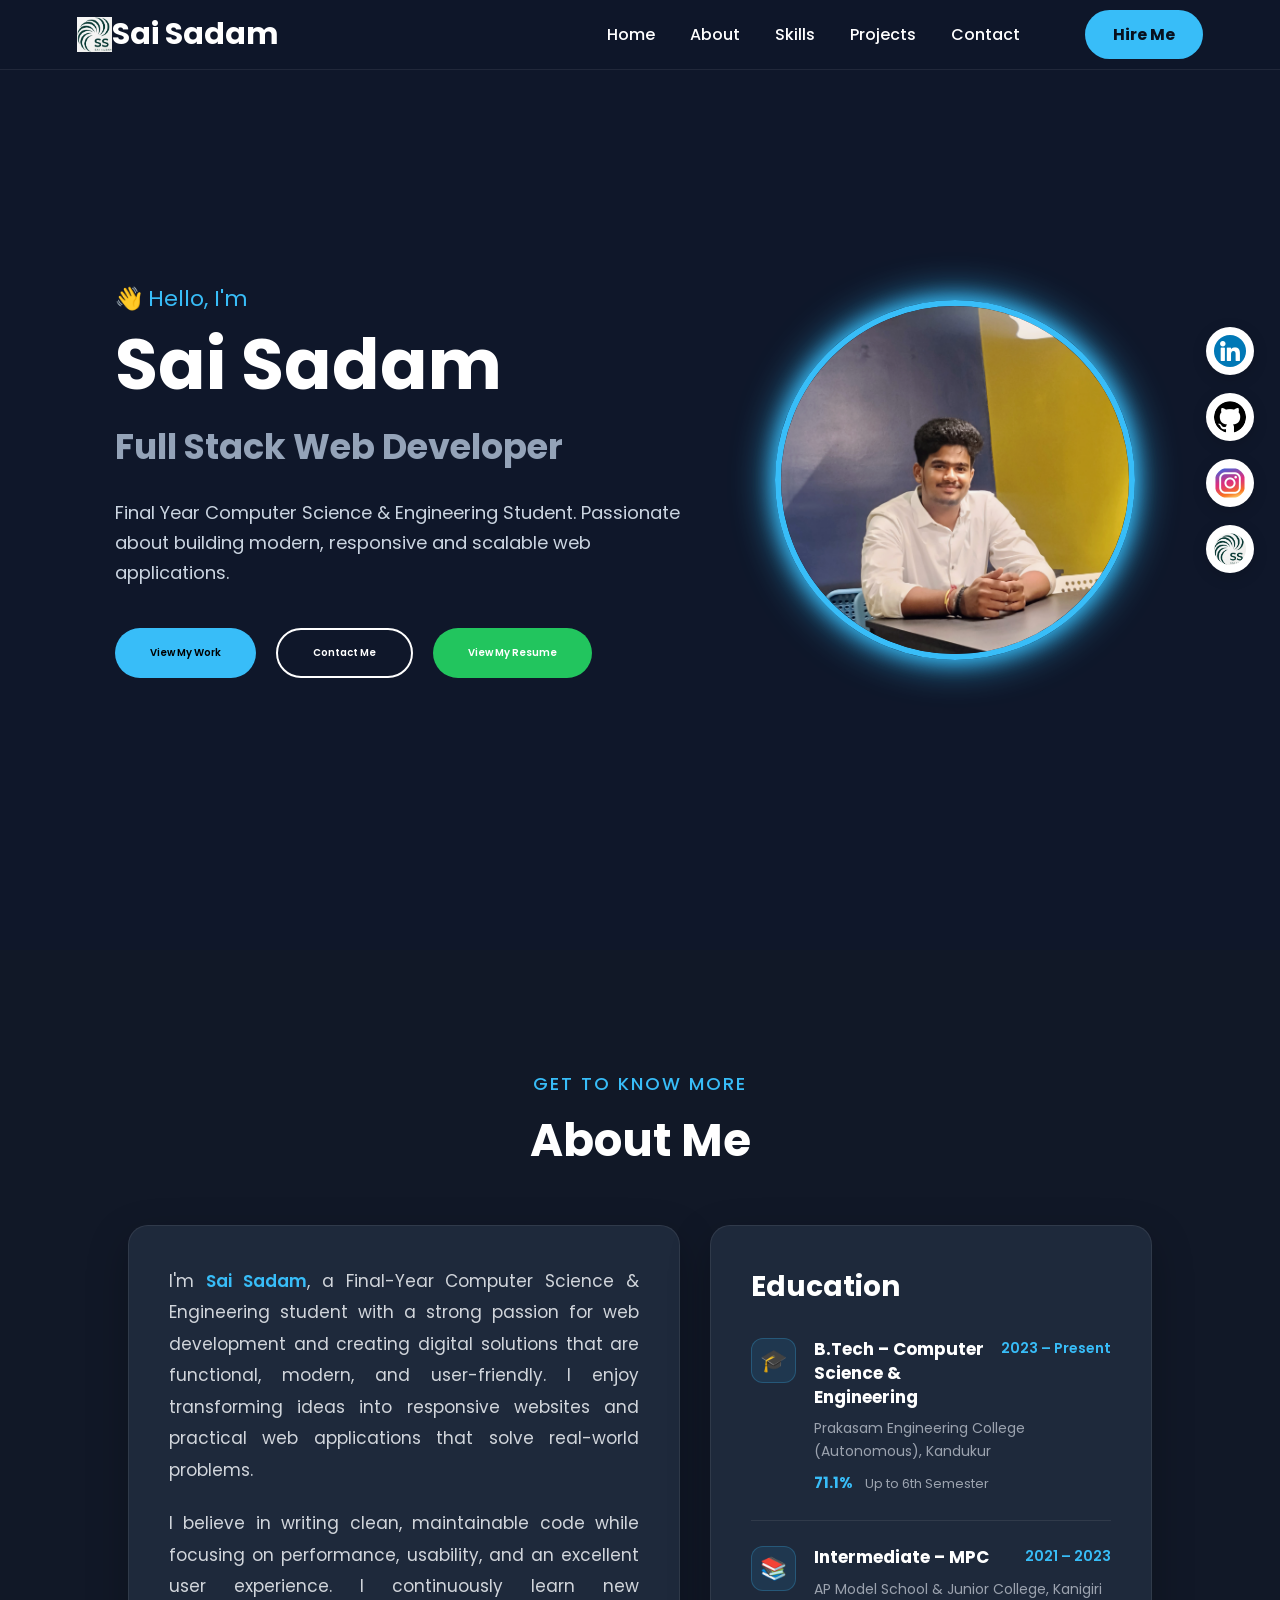
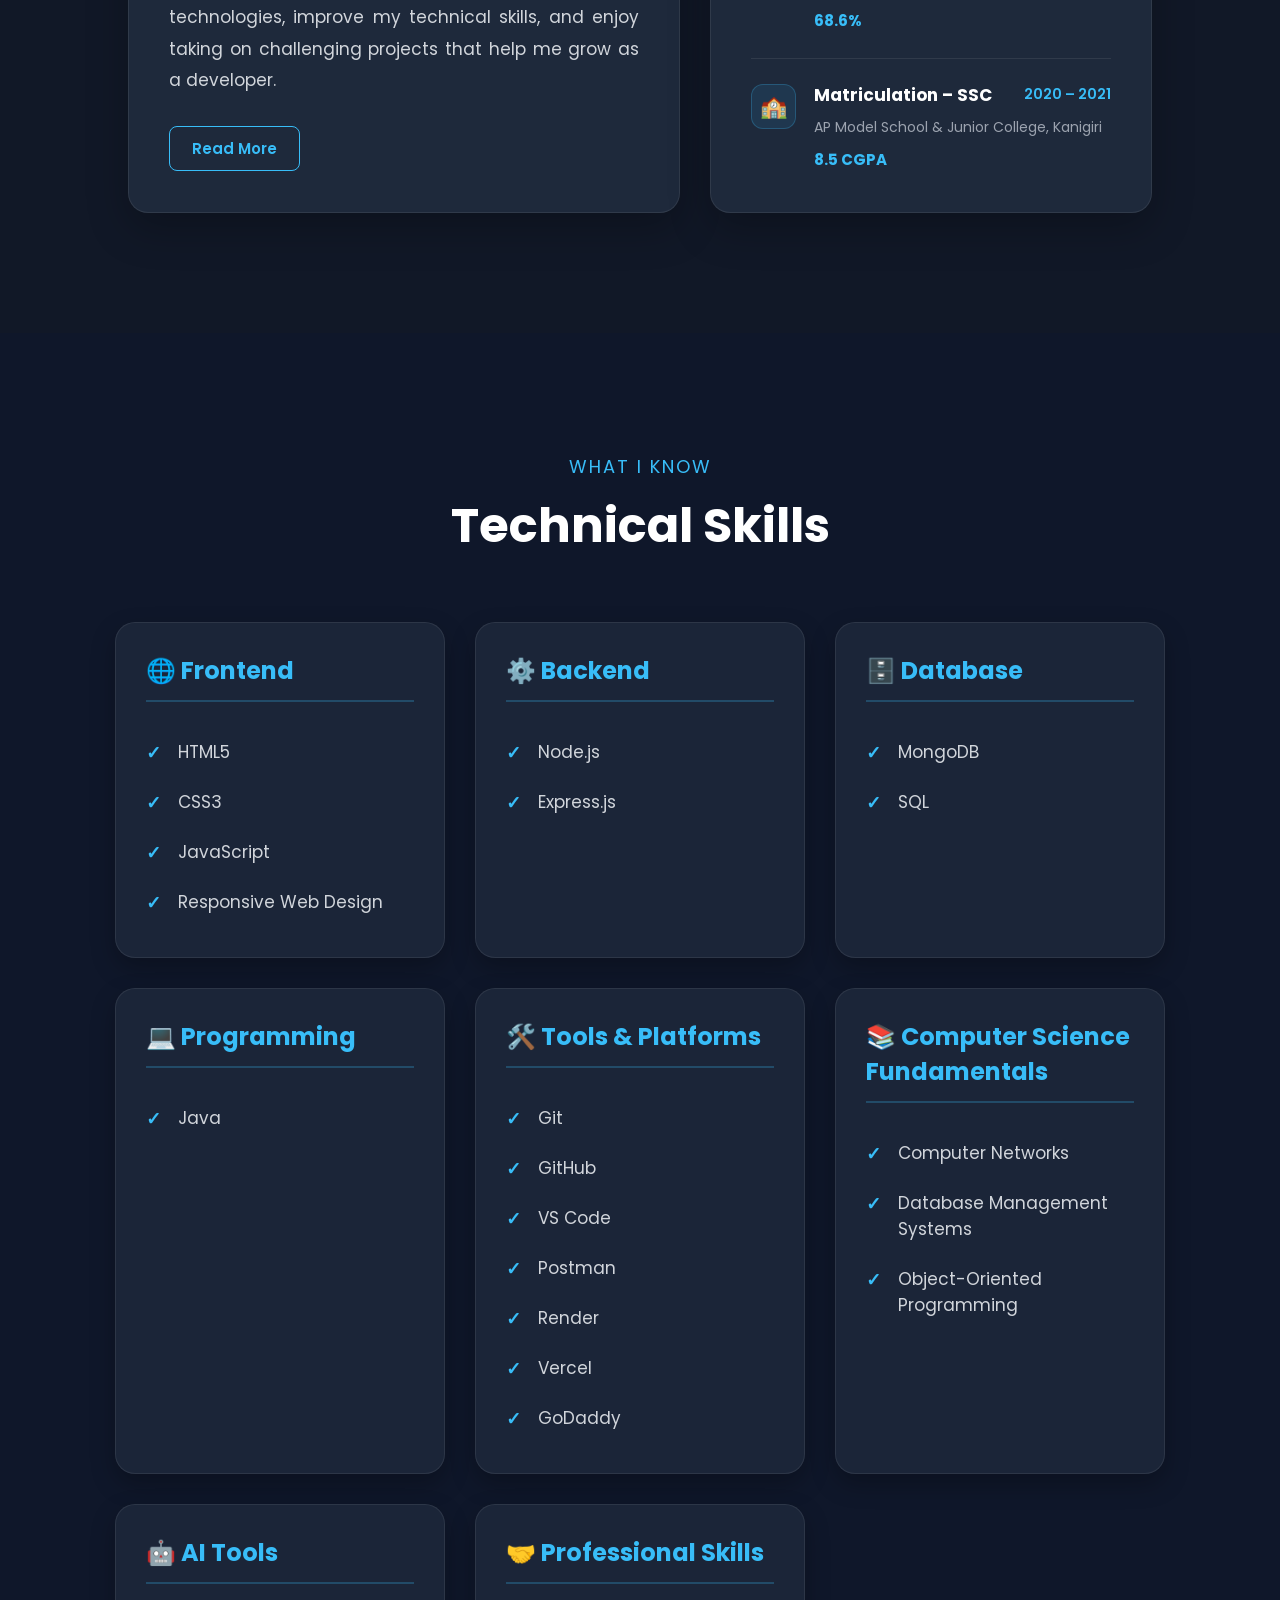
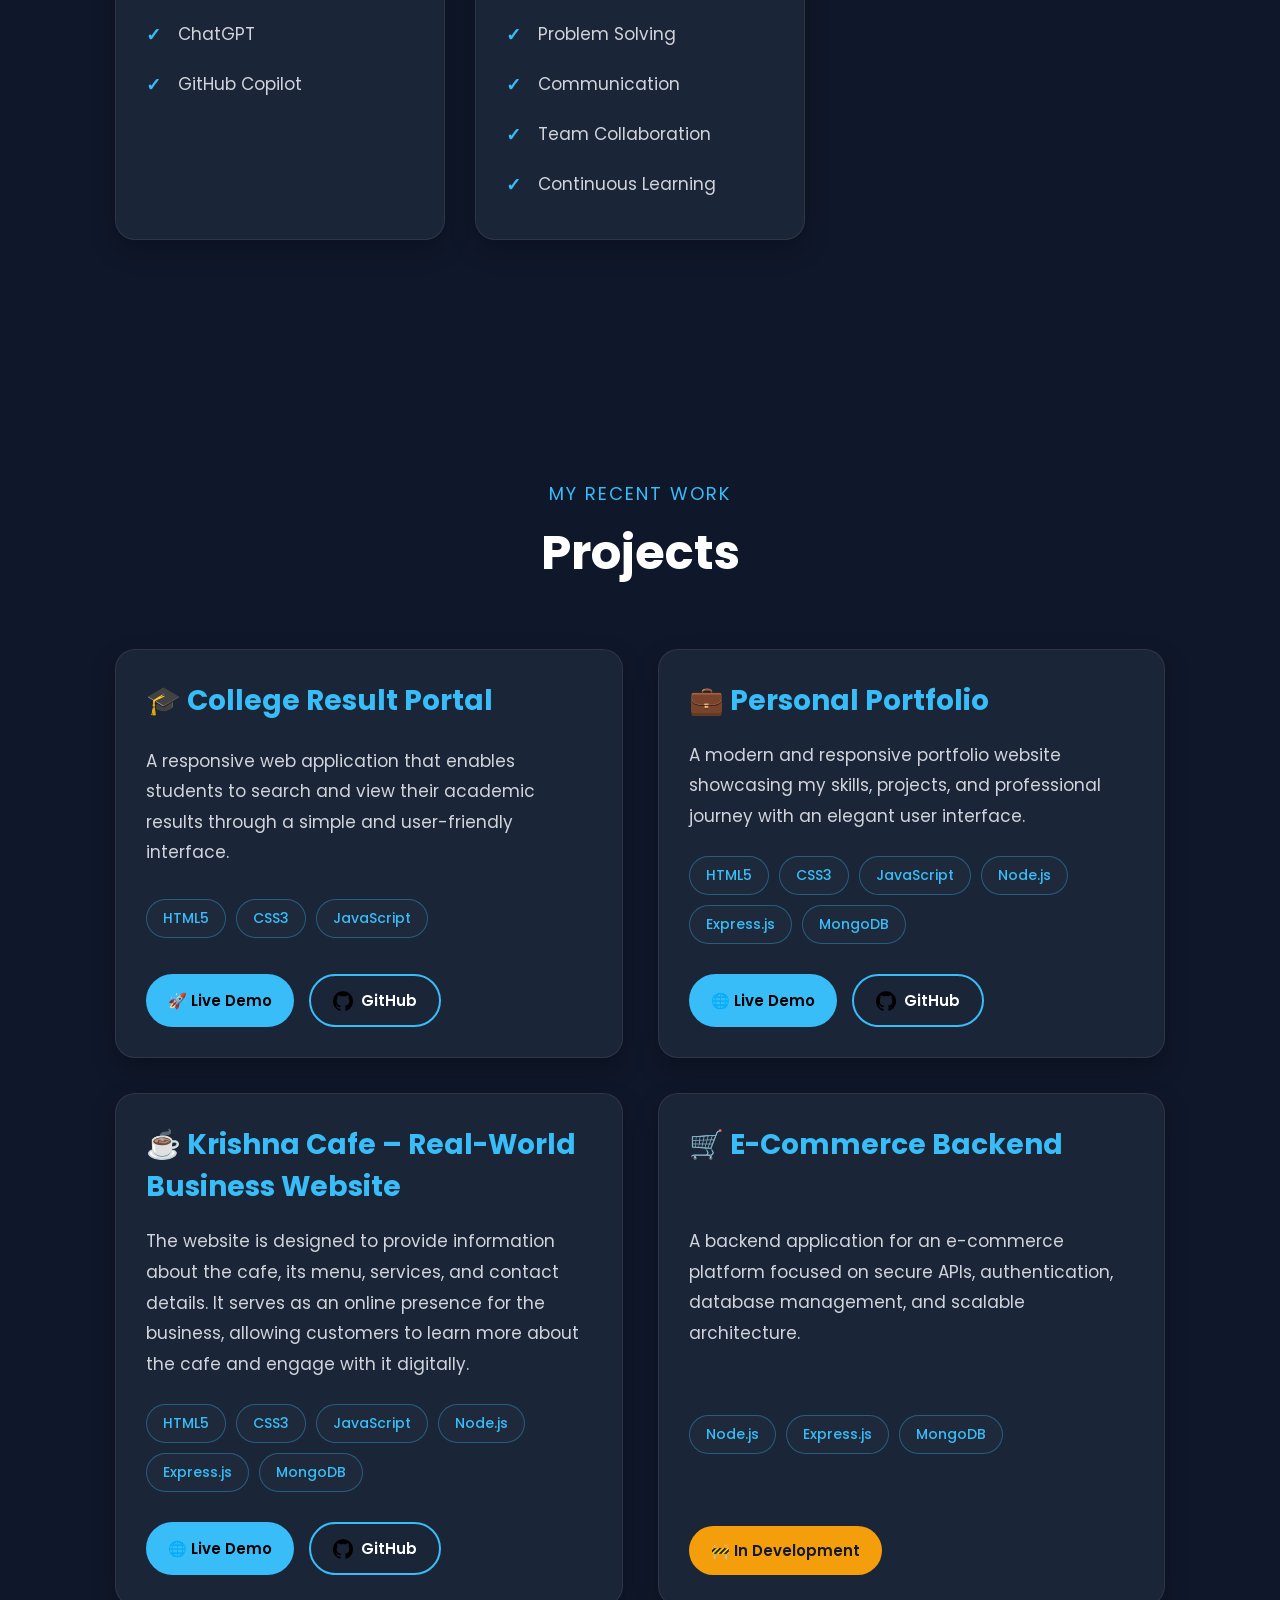
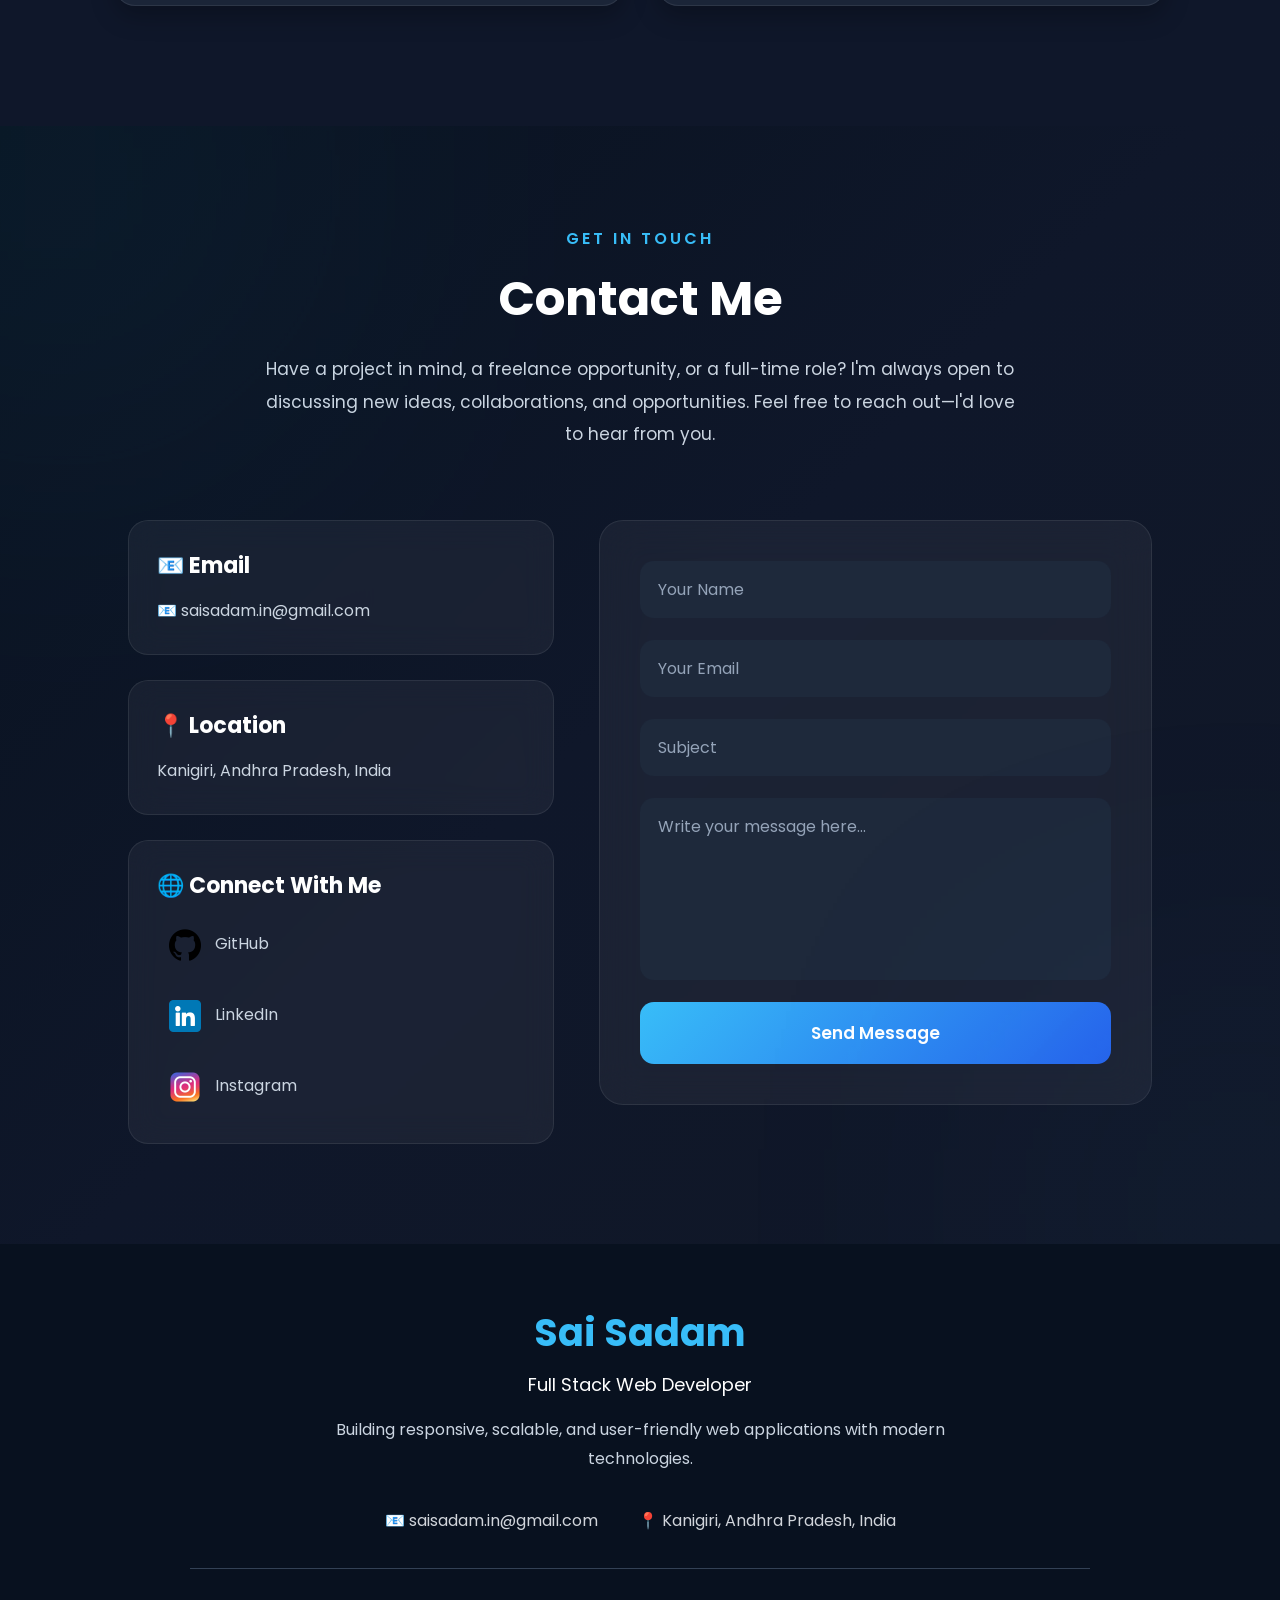
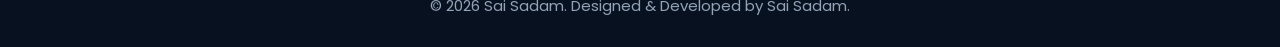
<file: public/index.html>
<!DOCTYPE html>
<html lang="en">
<head>


<!-- Google tag (gtag.js) -->
<script async src="https://www.googletagmanager.com/gtag/js?id=G-HZMKSSLDEJ"></script>

<script>
  window.dataLayer = window.dataLayer || [];
  function gtag(){dataLayer.push(arguments);}

  gtag('js', new Date());

  gtag('config', 'G-HZMKSSLDEJ');
</script>

<link rel="canonical" href="https://www.saisadam.in/">

  <link rel="stylesheet"
        href="https://cdnjs.cloudflare.com/ajax/libs/font-awesome/6.7.2/css/all.min.css">

    <!-- Primary Meta Tags -->
<title>Sai Sadam </title>
<meta name="title" content="Sai Sadam | Full Stack Developer">
<meta name="description" content="Portfolio of Sai Sadam, a Full Stack Developer specializing in HTML, CSS, JavaScript, Node.js, Express.js, and MongoDB. Explore my projects, skills, and contact details.">

<!-- Open Graph / Facebook / LinkedIn / WhatsApp --> 
<meta property="og:type" content="website">
<meta property="og:url" content="https://www.saisadam.in/">
<meta property="og:title" content="Sai Sadam | Full Stack Developer">
<meta property="og:description" content="Explore my portfolio, projects, technical skills, and contact information. ">
<meta property="og:image" content="https://www.saisadam.in/images/portfolio%20logo.webp">
<meta property="og:description" content="Explore my portfolio, projects, technical skills, and contact information.">
<meta property="og:image" content="https://www.saisadam.in/images/portfolio%20logo.webp">

<!-- Twitter / X -->
<meta name="twitter:card" content="summary_large_image">
<meta name="twitter:url" content="https://www.saisadam.in/">
<meta name="twitter:title" content="Sai Sadam | Full Stack Developer">
<meta name="twitter:description" content="Explore my portfolio, projects, technical skills, and contact information.">

<meta name="twitter:image" content="https://www.saisadam.in/images/portfolio%20logo.webp">
<meta name="twitter:image" content="https://www.saisadam.in/images/portfolio%20logo.webp">


<!-- Theme Color -->
<meta name="theme-color" content="#0f172a">

<!-- Canonical URL -->
<link rel="canonical" href="https://saisadam.in/">


<link rel="canonical" href="https://saisadam.in#about">
<link rel="canonical" href="https://saisadam.in#projects">
<link rel="canonical" href="https://saisadam.in#skills">
<link rel="canonical" href="https://saisadam.in#contact">
<link rel="canonical" href="https://saisadam.in#home">

    <meta charset="UTF-8">
    <meta name="viewport" content="width=device-width, initial-scale=1.0">
    <title>Sai Sadam</title>
    <link rel="stylesheet" href="styles.css">
    <link rel="shortcut icon" href="images/portfolio logo.webp" type="webp">
    <link rel="preconnect" href="https://fonts.googleapis.com">
    <link rel="preconnect" href="https://fonts.gstatic.com" crossorigin>
    <link href="https://fonts.googleapis.com/css2?family=Poppins:wght@300;400;500;600;700;800&display=swap" rel="stylesheet">
</head>
<body class="hi">
    <div id="preloader">

    <h1 class="loader-name">Sai Sadam</h1>

</div>
<header>

    <nav>
        <img src="images/portfolio logo.webp" alt="sai sadam" style="height: 35px;width: 35px;">
        <h1 class="logo" >Sai Sadam</h1>

        <div class="nav-links">

            <a href="#home">Home</a>
            <a href="#about">About</a>
            <a href="#skills">Skills</a>
            <a href="#projects">Projects</a>
            <a href="#contact">Contact</a>

        
<a class="hiree"
   href="mailto:saisadam.in@gmail.com?subject=Hiring%20Inquiry%20-%20Sai%20Sadam&body=Hello%20Sai%2C%0A%0AI%20am%20interested%20in%20discussing%20a%20job%20opportunity%20with%20you.%0A%0APosition%3A%20%0ACompany%3A%20%0AMessage%3A%20%0A%0ARegards%2C"
   onclick="gtag('event','hire_me_click');">
    Hire Me
</a>
        </div>
        <div class="menu-toggle" id="menu-toggle">
            <i class="fa-solid fa-bars"></i>
        </div>

    </nav>

</header>
<div class="social-links">
    <a href="https://www.linkedin.com/in/saisadam/" onclick="gtag('event','linkedin_click');" target="_blank" rel="noopener noreferrer">
        <img src="images/linkedin.webp" class="social-icon">
    </a>

    <a href="https://github.com/saisadam" onclick="gtag('event','github_click');" target="_blank" rel="noopener noreferrer">
        <img src="images/github.webp" class="social-icon">
    </a>

    <a href="https://ig.me/m/sai_sadam_" onclick="gtag('event','instagram_click');" target="_blank" rel="noopener noreferrer    ">
        <img src="images/instagram.webp" class="social-icon">
    </a>
    <a href="https://www.saisadam.in/#contact">
        <img src="images/portfolio logo.webp" class="social-icon">
    </a>
</div>




<section id="home" class="hero">

    <div class="hero-content">

        <p class="intro">👋 Hello, I'm</p>

        <h1>Sai Sadam</h1>

        <h2>Full Stack Web Developer</h2>

        <p class="description">
            Final Year Computer Science & Engineering Student.
            Passionate about building modern, responsive and scalable web applications.
        </p>

        <div class="buttons">

            <button class="primary-btn"
                onclick="window.location.href='#projects'" onmouseover="gtag('event','view_work_hover');" onclick="gtag('event','view_work_click');">
                View My Work
            </button>

            <button class="secondary-btn"
                onclick="window.location.href='#contact'" onmouseover="gtag('event','contact_hover');" onclick="gtag('event','contact_click');">
                Contact Me
            </button>

            <button class="resume-btn"
                onclick="window.open('SAI RESUME.pdf')" onmouseover="gtag('event','download_resume_hover');" onclick="gtag('event','download_resume_click');">
                View My Resume
            </button>

        </div>

    </div>

    <div class="hero-image">

        <img src="images/sai portfolio.webp" onmouseover="gtag('event','profile_hover');"
            alt="Sai Sadam">

    </div>
</section>
<br>
<br>
    <section id="about"> <p class="section-title">Get To Know More</p> <h2>About Me</h2> <div class="about-container"> <!-- LEFT: ABOUT --> <div class="about-content"> <div class="about-text"> <p> I'm <strong>Sai Sadam</strong>, a Final-Year Computer Science & Engineering student with a strong passion for web development and creating digital solutions that are functional, modern, and user-friendly. I enjoy transforming ideas into responsive websites and practical web applications that solve real-world problems. </p> <p> I believe in writing clean, maintainable code while focusing on performance, usability, and an excellent user experience. I continuously learn new technologies, improve my technical skills, and enjoy taking on challenging projects that help me grow as a developer. </p> <p> Whether it's developing a professional portfolio, a business website, a custom web application, or enhancing an existing project, I focus on understanding client requirements and delivering reliable, high-quality solutions on time. I value clear communication, attention to detail, and building long-term professional relationships. </p> <p> I am actively seeking opportunities to collaborate with businesses, startups, and individuals to build impactful digital experiences while continuing to grow as a Full Stack Web Developer. </p> </div> <button class="read-more-btn" onclick="toggleAbout()"> Read More </button> </div> <!-- RIGHT: EDUCATION --> <div class="education-content"> <h3>Education</h3> <div class="education-item"> <div class="education-icon">🎓</div> <div class="education-details"> <div class="education-heading"> <h4>B.Tech – Computer Science & Engineering</h4> <span>2023 – Present</span> </div> <p> Prakasam Engineering College (Autonomous), Kandukur </p> <strong>71.1%</strong> <small>Up to 6th Semester</small> </div> </div> <div class="education-item"> <div class="education-icon">📚</div> <div class="education-details"> <div class="education-heading"> <h4>Intermediate – MPC</h4> <span>2021 – 2023</span> </div> <p> AP Model School & Junior College, Kanigiri </p> <strong>68.6%</strong> </div> </div> <div class="education-item"> <div class="education-icon">🏫</div> <div class="education-details"> <div class="education-heading"> <h4>Matriculation – SSC</h4> <span>2020 – 2021</span> </div> <p> AP Model School & Junior College, Kanigiri </p> <strong>8.5 CGPA</strong> </div> </div> </div> </div> </section> <script> function toggleAbout() { const aboutText = document.querySelector(".about-text"); const button = document.querySelector(".read-more-btn"); aboutText.classList.toggle("expanded"); if (aboutText.classList.contains("expanded")) { button.textContent = "Read Less"; } else { button.textContent = "Read More"; } } </script>



<section id="skills">

    <p class="section-title">What I Know</p>

    <h2>Technical Skills</h2>

    <div class="skills-container">

        <div class="skill-category">
            <h3>🌐 Frontend</h3>
            <ul>
                <li>HTML5</li>
                <li>CSS3</li>
                <li>JavaScript </li>
                <li>Responsive Web Design</li>
            </ul>
        </div>

        <div class="skill-category">
            <h3>⚙️ Backend</h3>
            <ul>
                <li>Node.js</li>
                <li>Express.js</li>
            </ul>
        </div>

        <div class="skill-category">
            <h3>🗄️ Database</h3>
            <ul>
                <li>MongoDB</li>
                <li>SQL</li>
            </ul>
        </div>

        <div class="skill-category">
            <h3>💻 Programming</h3>
            <ul>
                <li>Java</li>
            </ul>
        </div>

        <div class="skill-category">
            <h3>🛠️ Tools & Platforms</h3>
            <ul>
                <li>Git</li>
                <li>GitHub</li>
                <li>VS Code</li>
                <li>Postman</li>
                <li>Render</li>
                <li>Vercel</li>
                <li>GoDaddy</li>
            </ul>
        </div>

        <div class="skill-category">
            <h3>📚 Computer Science Fundamentals</h3>
            <ul>
                <li>Computer Networks</li>
                <li>Database Management Systems</li>
                <li>Object-Oriented Programming</li>
            </ul>
        </div>

        <div class="skill-category">
            <h3>🤖 AI Tools</h3>
            <ul>
                <li>ChatGPT</li>
                <li>GitHub Copilot</li>
            </ul>
        </div>
        <div class="skill-category">
            <h3>🤝 Professional Skills</h3>
            <ul>
                <li>Problem Solving</li>
                <li>Communication</li>
                <li>Team Collaboration</li>
                <li>Continuous Learning</li>
                
            </ul>
        </div>

    </div>

</section>


<section id="projects">

    <p class="section-title">My Recent Work</p>

    <h2>Projects</h2>

    <div class="projects-container">

        <!-- Project 1 -->

        <div class="project-card">

            <h3>🎓 College Result Portal</h3>

            <p>
                A responsive web application that enables students to search and view their academic results through a simple and user-friendly interface.
            </p>

            <div class="tech-stack">
                <span>HTML5</span>
                <span>CSS3</span>
                <span>JavaScript</span>
            </div>

            <div class="project-buttons">

                <a href="https://saisadam.github.io/result/" target="_blank" class="live-btn">
                    🚀 Live Demo
                </a>

                <a href="https://github.com/saisadam/result" target="_blank" class="github-btn">
                    <img src="images/github.webp" alt="GitHub">
                    GitHub
                </a>

            </div>

        </div>

        <!-- Project 2 -->

        <div class="project-card">

            <h3>💼 Personal Portfolio</h3>

            <p>
                A modern and responsive portfolio website showcasing my skills, projects, and professional journey with an elegant user interface.
            </p>

            <div class="tech-stack">
                <span>HTML5</span>
                <span>CSS3</span>
                <span>JavaScript</span>
                <span>Node.js</span>
                <span>Express.js</span>
                <span>MongoDB</span>
                
            </div>

            <div class="project-buttons">

                <a href="https://www.saisadam.in" target="_blank" class="live-btn">
                    🌐 Live Demo
                </a>

                <a href="https://github.com/saisadam/portfolio-F" target="_blank" class="github-btn">
                    <img src="images/github.webp" alt="">
                    GitHub
                </a>

            </div>

        </div>


      <!-- Project 3-->

        <div class="project-card">

           <h3>☕ Krishna Cafe – Real-World Business Website</h3>
            <p>
                The website is designed to provide information about the cafe, its menu, services, and contact details. It serves as an online presence for the business, allowing customers to learn more about the cafe and engage with it digitally.
            </p>
            <div class="tech-stack">
                <span>HTML5</span>
                <span>CSS3</span>
                <span>JavaScript</span>
                <span>Node.js</span>
                <span>Express.js</span>
                <span>MongoDB</span>
                
            </div>

            <div class="project-buttons">

                <a href="https://krishna-cafekanigiri.vercel.app/" target="_blank" class="live-btn" alt="Krishna cafe kanigiri Live Demo">
                    🌐 Live Demo
                </a>

                <a href="https://github.com/tchkrishna/Krishna-Cafe" target="_blank" class="github-btn">
                    <img src="images/github.webp" alt="Krishna cafe kanigiri Github Repository">
                    GitHub
                </a>

            </div>

        </div>


      



        <!-- Project 4 -->

        <div class="project-card">

            <h3>🛒 E-Commerce Backend</h3>

            <p>
                A backend application for an e-commerce platform focused on secure APIs, authentication, database management, and scalable architecture.
            </p>

            <div class="tech-stack">
                <span>Node.js</span>
                <span>Express.js</span>
                <span>MongoDB</span>

            </div>

            <div class="project-buttons">

             

                <button class="development-btn">
                    🚧 In Development
                </button>

            </div>

        </div>

    </div>

</section>

<!-- ===========================
        CONTACT SECTION
=========================== -->

<section id="contact">

    <p class="section-title">Get In Touch</p>

    <h2>Contact Me</h2>

    <p class="section-description">
        Have a project in mind, a freelance opportunity, or a full-time role?
        I'm always open to discussing new ideas, collaborations, and opportunities.
        Feel free to reach out—I'd love to hear from you.
    </p>

    <div class="contact-container">

        <!-- Contact Information -->

        <div class="contact-info">

            <div class="contact-card">

                <h3>📧 Email</h3>

                <a  href="mailto:saisadam.in@gmail.com?subject=Hiring%20Inquiry%20-%20Sai%20Sadam&body=Hello%20Sai%2C%0A%0AI%20am%20interested%20in%20discussing%20a%20job%20opportunity%20with%20you.%0A%0APosition%3A%20%0ACompany%3A%20%0AMessage%3A%20%0A%0ARegards%2C"
   onclick="gtag('event','contact-info');">
    📧 saisadam.in@gmail.com
</a>

            </div>

            <div class="contact-card">

                <h3>📍 Location</h3>

                <p>
                    Kanigiri, Andhra Pradesh, India
                </p>

            </div>

            <div class="contact-card">

                <h3>🌐 Connect With Me</h3>

                <div class="social-links-contact">

                    <a href="https://github.com/saisadam" target="_blank">
                        <img src="images/github.webp" alt="GitHub">
                        GitHub
                    </a>

                    <a href="https://www.linkedin.com/in/saisadam" target="_blank">
                        <img src="images/linkedin.webp" alt="LinkedIn">
                        LinkedIn
                    </a>

                    <a href="https://ig.me/m/sai_sadam_" target="_blank">
                        <img src="images/instagram.webp" alt="Instagram">
                        Instagram
                    </a>

                </div>

            </div>

        </div>

        <!-- Contact Form -->

        <div class="contact-form">

            <form id="contactForm">

                <input
                    type="text"
                    name="name"
                    placeholder="Your Name"
                    required
                >

                <input
                    type="email"
                    name="email"
                    placeholder="Your Email"
                    required
                >

                <input
                    type="text"
                    name="subject"
                    placeholder="Subject"
                    required
                >

                <textarea
                    name="message"
                    rows="6"
                    placeholder="Write your message here..."
                    required
                ></textarea>

                <button type="submit" id="sendButton">
    Send Message
</button>

            </form>

            <div id="success-message" style="display:none;">

                <h3>✅ Thank You!</h3>

                <p>
                    Your message has been sent successfully.
                    I'll get back to you as soon as possible.
                </p>

            </div>

        </div>

    </div>

</section>

<footer>

    <div class="footer-container">

        <h2>Sai Sadam</h2>

        <p class="footer-role">
            Full Stack Web Developer
        </p>

        <p class="footer-text">
            Building responsive, scalable, and user-friendly web applications with modern technologies.
        </p>

        <div class="footer-contact">

            
            <a href="mailto:saisadam.in@gmail.com?subject=Hiring%20Inquiry%20-%20Sai%20Sadam&body=Hello%20Sai%2C%0A%0AI%20am%20interested%20in%20discussing%20a%20job%20opportunity%20with%20you.%0A%0APosition%3A%20%0ACompany%3A%20%0AMessage%3A%20%0A%0ARegards%2C">
                📧 saisadam.in@gmail.com
            </a>

            <span>📍 Kanigiri, Andhra Pradesh, India</span>

        </div>

       

        <hr>

        <p class="copyright">
            © 2026 Sai Sadam. Designed & Developed by Sai Sadam.
        </p>

    </div>

</footer>

<script>

window.addEventListener("load",function(){

    const loader=document.getElementById("preloader");

    setTimeout(()=>{

        loader.style.display="none";

    },4300);

});

</script>
<script src="script.js"></script>
    
</body>
</html>
</file>
<file: public/styles.css>
/* ===========================
        PRELOADER
=========================== */

#preloader{

    position:fixed;

    top:0;
    left:0;

    width:100%;
    height:100vh;

    background:#0f172a;

    display:flex;

    justify-content:center;

    align-items:center;

    z-index:99999;

    animation:fadeOut .8s ease forwards;

    animation-delay:3.5s;

}

.loader-name{

    font-size:70px;

    font-weight:700;

    color:#38bdf8;

    letter-spacing:4px;

    opacity:0;

    animation:nameAnimation 3s ease forwards;

}

@keyframes nameAnimation{

    0%{

        opacity:0;

        transform:scale(.8);

        letter-spacing:20px;

    }

    50%{

        opacity:1;

        transform:scale(1.08);

    }

    100%{

        opacity:1;

        transform:scale(1);

        letter-spacing:4px;

    }

}

@keyframes fadeOut{

    to{

        opacity:0;

        visibility:hidden;

    }

}

@media(max-width:768px){

.loader-name{

font-size:45px;

letter-spacing:2px;

}

}

*{
    margin:0;
    padding:0;
    box-sizing:border-box;
    scroll-behavior:smooth;
    font-family:'Poppins',sans-serif;
}

body{

    background:#0f172a;
    color:white;

}
/* ==========================================
   PREMIUM NAVIGATION
========================================== */

header {
    position: fixed;
    top: 0;
    left: 0;
    width: 100%;
    z-index: 1000;
}


/* ==========================================
   NAVBAR
========================================== */

nav {
    width: 100%;
    height: 70px;

    display: flex;
    align-items: center;
    justify-content: space-between;

    padding: 0 6%;

    background: rgba(15, 23, 42, 0.95);
    backdrop-filter: blur(15px);

    border-bottom: 1px solid rgba(255, 255, 255, 0.08);

    box-sizing: border-box;
}


/* ==========================================
   LOGO
========================================== */

.logo,
nav h1 {
    margin: 0;

    color: #fff;

    font-size: 30px;

    font-weight: 700;

    cursor: pointer;

    text-decoration: none;
}


/* ==========================================
   DESKTOP NAVIGATION
========================================== */

.nav-links {

    display: flex;

    align-items: center;

    gap: 35px;

    margin-left: auto;

}


/* Navigation Links */

.nav-links a {

    color: #fff;

    text-decoration: none;

    font-size: 16px;

    font-weight: 500;

    position: relative;

    transition: 0.3s;

}


/* Hover */

.nav-links a:hover {

    color: #38bdf8;

}


/* Underline Animation */

.nav-links a::after {

    content: "";

    position: absolute;

    left: 0;

    bottom: -6px;

    width: 0;

    height: 2px;

    background: #38bdf8;

    transition: 0.3s;

}


.nav-links a:hover::after {

    width: 100%;

}


/* ==========================================
   HIRE ME BUTTON
========================================== */

.hiree {

    margin-left: 30px;

    padding: 12px 28px;

    border-radius: 50px;

    background: #38bdf8;

    color: #08111f !important;

    text-decoration: none;

    font-weight: 700 !important;

    transition: 0.3s;

    white-space: nowrap;

}


/* Remove underline from Hire Me */

.hiree::after {

    display: none !important;

}


/* Hire Me Hover */

.hiree:hover {

    transform: translateY(-3px);

    box-shadow: 0 0 20px #38bdf8;

    color: #08111f !important;

}


/* ==========================================
   MOBILE TOGGLE BUTTON
========================================== */

.menu-toggle {

    display: none;

    color: #fff;

    font-size: 30px;

    cursor: pointer;

    margin-left: 20px;

    user-select: none;

}


/* ==========================================
   TABLET
========================================== */

@media (max-width: 992px) {

    .nav-links {

        gap: 20px;

    }

    .nav-links a {

        font-size: 15px;

    }

    .hiree {

        margin-left: 15px;

        padding: 10px 20px;

    }

}


/* ==========================================
   MOBILE
========================================== */

@media (max-width: 768px) {

    /* Navbar */

    nav {

        height: 70px;

        padding: 0 20px;

    }


    /* Logo */

    .logo,
    nav h1 {

        font-size: 25px;

    }


    /* Toggle Button */

    .menu-toggle {

        display: block;

        margin-left: auto;

        font-size: 30px;

        color: #fff;

        cursor: pointer;

        z-index: 1100;

    }


    /* Mobile Navigation */

    .nav-links {

        position: fixed;

        top: 70px;

        left: -100%;

        width: 100%;

        height: calc(100vh - 70px);

        background: #0f172a;

        display: flex;

        flex-direction: column;

        justify-content: flex-start;

        align-items: center;

        padding-top: 45px;

        gap: 28px;

        margin: 0;

        transition: left 0.35s ease;

        overflow-y: auto;

        box-sizing: border-box;

    }


    /* Open Menu */

    .nav-links.active {

        left: 0;

    }


    /* Mobile Links */

    .nav-links a {

        font-size: 22px;

        font-weight: 500;

    }


    /* Remove desktop underline animation on mobile */

    .nav-links a::after {

        display: none;

    }


    /* ==========================================
       MOBILE HIRE ME
    ========================================== */

    .nav-links .hiree {

        display: block;

        margin-left: 0;

        margin-top: 8px;

        padding: 13px 35px;

        border-radius: 50px;

        background: #38bdf8;

        color: #08111f !important;

        font-size: 18px;

        font-weight: 700;

        box-shadow: none;

    }


    /* Mobile Hire Me Hover */

    .nav-links .hiree:hover {

        transform: translateY(-2px);

        box-shadow: 0 0 20px #38bdf8;

    }

}


/* ==========================================
   SMALL MOBILE
========================================== */

@media (max-width: 480px) {

    nav {

        height: 65px;

        padding: 0 16px;

    }


    .logo,
    nav h1 {

        font-size: 22px;

    }


    .menu-toggle {

        font-size: 28px;

    }


    .nav-links {

        top: 65px;

        height: calc(100vh - 65px);

        padding-top: 35px;

        gap: 24px;

    }


    .nav-links a {

        font-size: 20px;

    }


    .nav-links .hiree {

        font-size: 17px;

        padding: 12px 30px;

        margin-top: 5px;

    }

}

/* HERO */

.hero{

    min-height:100vh;

    display:flex;

    justify-content:space-between;

    align-items:center;

    padding:120px 9% 60px;

}

.hero-content{

    width:55%;

}

.intro{

    font-size:22px;
    color:#38bdf8;
    margin-bottom:10px;

}

.hero-content h1{

    font-size:70px;

    line-height:80px;

    margin-bottom:15px;

}

.hero-content h2{

    font-size:35px;

    color:#94a3b8;

    margin-bottom:25px;

}

.description{

    font-size:18px;

    color:#cbd5e1;

    line-height:30px;

    margin-bottom:40px;

}

/* BUTTONS */

.buttons{

    display:flex;

    gap:20px;

    flex-wrap:wrap;

}

.buttons button{

    padding:15px 35px;

    border:none;

    border-radius:50px;

    cursor:pointer;

    font-size:10px;

    font-weight:600;

    transition:.3s;

}

.primary-btn{

    background:#38bdf8;

}

.secondary-btn{

    background:transparent;

    border:2px solid white !important;

    color:white;

}

.resume-btn{

    background:#22c55e;

    color:white;

}

.buttons button:hover{

    transform:translateY(-6px);

    box-shadow:0 12px 25px rgba(0,0,0,.4);

}

/* IMAGE */

.hero-image{

    width:40%;

    display:flex;

    justify-content:center;

}

.hero-image img{

    width:360px;

    height:360px;

    border-radius:50%;

    object-fit:cover;

    border:6px solid #38bdf8;

    box-shadow:

    0 0 20px #38bdf8,

    0 0 40px #38bdf8;

    transition:.5s;

}

.hero-image img:hover{

    transform:scale(1.05);

}
/* =========================
   SOCIAL SIDEBAR
========================= */

.social-links{
    position: fixed;
    top: 50%;
    right: clamp(10px, 2vw, 30px);
    transform: translateY(-50%);
    display: flex;
    flex-direction: column;
    gap: clamp(10px, 1.5vw, 18px);
    z-index: 9999;
}

.social-icon{
    width: clamp(38px, 4vw, 48px);
    height: clamp(38px, 4vw, 48px);

    display: flex;
    align-items: center;
    justify-content: center;

    background: #fff;
    border-radius: 50%;
    padding: 8px;

    box-shadow: 0 4px 15px rgba(0,0,0,.15);

    transition: .3s ease;
}

.social-icon img{
    width: 100%;
    height: 100%;
    object-fit: contain;
}

.social-icon:hover{
    transform: translateY(-5px) scale(1.1);
    box-shadow: 0 0 20px #38bdf8;
}

/* =========================
   Tablet
========================= */

@media (max-width:992px){

    .social-links{
        right:15px;
        gap:14px;
    }

}

/* =========================
   Mobile
========================= */

@media (max-width:768px){

    .social-links{
        right:10px;
        gap:12px;
    }

    .social-icon{
        width:40px;
        height:40px;
    }

}

/* =========================
   Small Mobile
========================= */

@media (max-width:480px){

    .social-links{
        right:8px;
        gap:10px;
    }

    .social-icon{
        width:36px;
        height:36px;
        padding:7px;
    }

}

/* MOBILE */

@media(max-width:900px){

.hero{

flex-direction:column-reverse;

text-align:center;

gap:50px;

}

.hero-content{

width:100%;

}

.hero-image{

width:100%;

}

.hero-image img{

width:270px;

height:270px;

}

.hero-content h1{

font-size:50px;

line-height:60px;

}

.hero-content h2{

font-size:25px;

}

.buttons{

justify-content:center;

}



}


/* =========================================================
   ABOUT SECTION
========================================================= */

#about {
    min-height: 100vh;
    padding: 120px 10%;
    background: #111827;
    color: #ffffff;
    box-sizing: border-box;
}


/* =========================================================
   SECTION TITLE
========================================================= */

#about .section-title {
    text-align: center;

    font-size: 18px;
    font-weight: 500;

    color: #38bdf8;

    letter-spacing: 2px;
    text-transform: uppercase;

    margin: 0 0 10px;
}


#about h2 {
    text-align: center;

    font-size: 45px;
    font-weight: 700;

    color: #ffffff;

    margin: 0 0 50px;
}


/* =========================================================
   ABOUT + EDUCATION CONTAINER
========================================================= */

.about-container {
    width: 100%;
    max-width: 1200px;

    margin: 0 auto;

    display: grid;

    /*
       Left = About
       Right = Education
    */
    grid-template-columns: 1.25fr 1fr;

    gap: 30px;

    /*
       Makes both cards equal height
    */
    align-items: stretch;
}


/* =========================================================
   COMMON CARD DESIGN
========================================================= */

.about-content,
.education-content {
    background: #1e293b;

    border: 1px solid rgba(255, 255, 255, 0.08);

    border-radius: 20px;

    padding: 40px;

    box-sizing: border-box;

    box-shadow:
        0 15px 40px rgba(0, 0, 0, 0.25);

    transition:
        transform 0.4s ease,
        border-color 0.4s ease,
        box-shadow 0.4s ease;

    /*
       Equal height
    */
    height: 100%;
}


/* =========================================================
   CARD HOVER
========================================================= */

.about-content:hover,
.education-content:hover {

    transform: translateY(-6px);

    border-color: #38bdf8;

    box-shadow:
        0 20px 50px rgba(56, 189, 248, 0.18);
}


/* =========================================================
   ABOUT CONTENT CARD
========================================================= */

.about-content {

    display: flex;

    flex-direction: column;

    /*
       Important:
       Allows Read More button to stay at bottom
    */
    min-height: 100%;
}


/* =========================================================
   ABOUT TEXT
========================================================= */

.about-text {

    /*
       Collapsed height on desktop
    */
    max-height: 440px;

    overflow: hidden;

    transition:
        max-height 0.6s ease;

    position: relative;
}


/*
   Expanded state
*/

.about-text.expanded {

    max-height: 2000px;
}


/* =========================================================
   ABOUT PARAGRAPHS
========================================================= */

.about-content p {

    font-size: 17px;

    line-height: 1.85;

    color: #d1d5db;

    margin: 0 0 22px;

    text-align: justify;
}


/*
   Remove unnecessary margin
   from last paragraph
*/

.about-content p:last-child {

    margin-bottom: 0;
}


/* Highlighted name */

.about-content strong {

    color: #38bdf8;

    font-weight: 600;
}


/* =========================================================
   READ MORE / READ LESS BUTTON
========================================================= */

.read-more-btn {

    display: inline-flex;

    align-items: center;
    justify-content: center;

    width: fit-content;

    margin-top: 20px;

    padding: 10px 22px;

    border: 1px solid #38bdf8;

    border-radius: 8px;

    background: transparent;

    color: #38bdf8;

    font-family: inherit;

    font-size: 15px;

    font-weight: 600;

    cursor: pointer;

    transition:
        background 0.3s ease,
        color 0.3s ease,
        box-shadow 0.3s ease,
        transform 0.3s ease;
}


/* Button hover */

.read-more-btn:hover {

    background: #38bdf8;

    color: #111827;

    box-shadow:
        0 5px 20px rgba(56, 189, 248, 0.25);

    transform: translateY(-2px);
}


/* Button active */

.read-more-btn:active {

    transform: translateY(0);
}


/* =========================================================
   EDUCATION CARD
========================================================= */

.education-content {

    display: flex;

    flex-direction: column;
}


/* Education heading */

.education-content h3 {

    margin: 0 0 30px;

    font-size: 28px;

    font-weight: 700;

    color: #ffffff;
}


/* =========================================================
   EDUCATION ITEM
========================================================= */

.education-item {

    display: flex;

    align-items: flex-start;

    gap: 18px;

    padding-bottom: 25px;

    margin-bottom: 25px;

    border-bottom:
        1px solid rgba(255, 255, 255, 0.08);
}


/*
   Remove border from last item
*/

.education-item:last-child {

    border-bottom: none;

    padding-bottom: 0;

    margin-bottom: 0;
}


/* =========================================================
   EDUCATION ICON
========================================================= */

.education-icon {

    flex-shrink: 0;

    width: 45px;
    height: 45px;

    display: flex;

    align-items: center;
    justify-content: center;

    background:
        rgba(56, 189, 248, 0.10);

    border:
        1px solid rgba(56, 189, 248, 0.25);

    border-radius: 12px;

    font-size: 22px;

    box-sizing: border-box;
}


/* =========================================================
   EDUCATION DETAILS
========================================================= */

.education-details {

    flex: 1;

    min-width: 0;
}


/* =========================================================
   EDUCATION TITLE + PERIOD
========================================================= */

.education-heading {

    display: flex;

    align-items: flex-start;

    justify-content: space-between;

    gap: 15px;
}


/* Education qualification */

.education-details h4 {

    margin: 0;

    font-size: 17px;

    line-height: 1.4;

    font-weight: 700;

    color: #ffffff;
}


/* Study period */

.education-heading span {

    flex-shrink: 0;

    white-space: nowrap;

    color: #38bdf8;

    font-size: 14px;

    font-weight: 600;
}


/* =========================================================
   COLLEGE / SCHOOL NAME
========================================================= */

.education-details p {

    margin: 8px 0;

    font-size: 14px;

    line-height: 1.6;

    color: #9ca3af;

    text-align: left;
}


/* =========================================================
   PERCENTAGE / CGPA
========================================================= */

.education-details strong {

    display: inline-block;

    color: #38bdf8;

    font-size: 15px;

    font-weight: 700;
}


/* Extra information */

.education-details small {

    margin-left: 8px;

    color: #9ca3af;

    font-size: 13px;
}


/* =========================================================
   TABLET
========================================================= */

@media (max-width: 1000px) {

    #about {

        padding-left: 7%;
        padding-right: 7%;
    }


    .about-container {

        grid-template-columns: 1fr 1fr;

        gap: 20px;
    }


    .about-content,
    .education-content {

        padding: 30px;
    }


    .about-content p {

        font-size: 16px;

        line-height: 1.8;
    }


    .education-details h4 {

        font-size: 16px;
    }

}


/* =========================================================
   TABLET / SMALL LAPTOP
========================================================= */

@media (max-width: 900px) {

    .about-container {

        /*
           Stack the cards
        */
        grid-template-columns: 1fr;

        gap: 25px;
    }


    .about-content,
    .education-content {

        height: auto;

        min-height: auto;
    }


    /*
       About can use more text
       when stacked
    */

    .about-text {

        max-height: 380px;
    }


    .about-text.expanded {

        max-height: 2000px;
    }

}


/* =========================================================
   MOBILE
========================================================= */

@media (max-width: 768px) {

    #about {

        min-height: auto;

        padding: 90px 7%;
    }


    #about .section-title {

        font-size: 15px;

        letter-spacing: 1.5px;
    }


    #about h2 {

        font-size: 34px;

        margin-bottom: 35px;
    }


    .about-container {

        gap: 25px;
    }


    .about-content,
    .education-content {

        padding: 30px;

        border-radius: 18px;
    }


    /* About text */

    .about-text {

        max-height: 330px;
    }


    .about-text.expanded {

        max-height: 2000px;
    }


    .about-content p {

        font-size: 16px;

        line-height: 1.8;

        text-align: left;

        margin-bottom: 18px;
    }


    /* Read More */

    .read-more-btn {

        margin-top: 18px;

        padding: 9px 18px;

        font-size: 14px;
    }


    /* Education */

    .education-content h3 {

        font-size: 26px;

        margin-bottom: 25px;
    }


    .education-item {

        gap: 14px;

        padding-bottom: 22px;

        margin-bottom: 22px;
    }


    .education-icon {

        width: 42px;
        height: 42px;

        font-size: 20px;
    }


    .education-heading {

        flex-direction: column;

        gap: 5px;
    }


    .education-details h4 {

        font-size: 16px;
    }


    .education-heading span {

        font-size: 13px;
    }


    .education-details p {

        font-size: 13px;

        line-height: 1.6;
    }

}


/* =========================================================
   SMALL MOBILE
========================================================= */

@media (max-width: 480px) {

    #about {

        padding: 75px 5%;
    }


    #about h2 {

        font-size: 30px;

        margin-bottom: 30px;
    }


    .about-content,
    .education-content {

        padding: 24px;

        border-radius: 16px;
    }


    .about-text {

        max-height: 300px;
    }


    .about-text.expanded {

        max-height: 2000px;
    }


    .about-content p {

        font-size: 15px;

        line-height: 1.75;
    }


    .education-content h3 {

        font-size: 24px;
    }


    .education-item {

        gap: 12px;
    }


    .education-icon {

        width: 40px;
        height: 40px;

        font-size: 18px;
    }


    .education-details h4 {

        font-size: 15px;
    }


    .education-details p {

        font-size: 12.5px;
    }


    .education-details strong {

        font-size: 14px;
    }


    .education-details small {

        font-size: 12px;
    }

}


/* =========================================================
   VERY SMALL DEVICES
========================================================= */

@media (max-width: 360px) {

    #about {

        padding-left: 4%;
        padding-right: 4%;
    }


    .about-content,
    .education-content {

        padding: 20px;
    }


    #about h2 {

        font-size: 27px;
    }


    .about-content p {

        font-size: 14px;
    }

}


/* ===========================
        RESPONSIVE
=========================== */

@media(max-width:768px){

    #about{
        padding:90px 7%;
    }

    #about h2{
        font-size:34px;
    }

    .about-content{
        padding:30px;
    }

    .about-content p{
        font-size:16px;
        line-height:1.8;
        text-align:left;
    }

}

/* ===========================
        SKILLS SECTION
=========================== */

#skills{
    min-height:100vh;
    padding:120px 9%;
    background:#0f172a;
    color:#fff;
}

#skills .section-title{
    text-align:center;
    font-size:18px;
    color:#38bdf8;
    letter-spacing:2px;
    text-transform:uppercase;
    margin-bottom:10px;
}

#skills h2{
    text-align:center;
    font-size:48px;
    margin-bottom:60px;
    font-weight:700;
}

.skills-container{

    display:grid;
    grid-template-columns:repeat(auto-fit,minmax(320px,1fr));
    gap:30px;

}

.skill-category{

    background:rgba(30,41,59,.85);
    backdrop-filter:blur(18px);

    border:1px solid rgba(255,255,255,.08);

    border-radius:20px;

    padding:30px;

    transition:.35s ease;

    box-shadow:0 10px 25px rgba(0,0,0,.25);

}

.skill-category:hover{

    transform:translateY(-10px);

    border-color:#38bdf8;

    box-shadow:
    0 15px 35px rgba(0,0,0,.35),
    0 0 20px rgba(56,189,248,.25);

}

.skill-category h3{

    color:#38bdf8;

    font-size:24px;

    margin-bottom:25px;

    padding-bottom:12px;

    border-bottom:2px solid rgba(56,189,248,.25);

}

.skill-category ul{

    list-style:none;

}

.skill-category ul li{

    position:relative;

    padding:12px 0 12px 32px;

    color:#d1d5db;

    font-size:17px;

    transition:.3s;

}

.skill-category ul li::before{

    content:"✓";

    position:absolute;

    left:0;

    color:#38bdf8;

    font-weight:bold;

    font-size:18px;

}

.skill-category ul li:hover{

    color:#ffffff;

    transform:translateX(8px);

}

/* Responsive */

@media(max-width:768px){

    #skills{

        padding:90px 6%;

    }

    #skills h2{

        font-size:36px;

    }

    .skills-container{

        grid-template-columns:1fr;

    }

    .skill-category{

        padding:25px;

    }

}

/* ===========================
        PROJECTS SECTION
=========================== */

#projects{
    min-height:100vh;
    padding:120px 9%;
    background:#0f172a;
    color:#fff;
}

#projects .section-title{
    text-align:center;
    font-size:18px;
    color:#38bdf8;
    letter-spacing:2px;
    text-transform:uppercase;
    margin-bottom:10px;
}

#projects h2{
    text-align:center;
    font-size:48px;
    font-weight:700;
    margin-bottom:60px;
}

.projects-container{

    display:grid;
    grid-template-columns:repeat(auto-fit,minmax(340px,1fr));
    gap:35px;

}

.project-card{

    background:rgba(30,41,59,.85);

    backdrop-filter:blur(15px);

    border:1px solid rgba(255,255,255,.08);

    border-radius:20px;

    padding:30px;

    transition:.4s ease;

    box-shadow:0 10px 25px rgba(0,0,0,.25);

    display:flex;

    flex-direction:column;

    justify-content:space-between;

}

.project-card:hover{

    transform:translateY(-10px);

    border-color:#38bdf8;

    box-shadow:
    0 15px 35px rgba(0,0,0,.35),
    0 0 20px rgba(56,189,248,.25);

}

.project-card h3{

    font-size:28px;

    color:#38bdf8;

    margin-bottom:18px;

}

.project-card p{

    color:#d1d5db;

    line-height:1.8;

    font-size:17px;

    margin-bottom:25px;

}

/* TECH STACK */

.tech-stack{

    display:flex;

    flex-wrap:wrap;

    gap:10px;

    margin-bottom:30px;

}

.tech-stack span{

    padding:8px 16px;

    background:#1e293b;

    border:1px solid rgba(56,189,248,.35);

    border-radius:50px;

    color:#38bdf8;

    font-size:14px;

    font-weight:500;

}

/* BUTTONS */

.project-buttons{

    display:flex;

    gap:15px;

    flex-wrap:wrap;

}

.project-buttons a,
.project-buttons button{

    display:flex;

    align-items:center;

    justify-content:center;

    gap:8px;

    text-decoration:none;

    padding:13px 22px;

    border-radius:50px;

    font-size:15px;

    font-weight:600;

    transition:.3s ease;

    cursor:pointer;

}

/* Live Demo */

.live-btn{

    background:#38bdf8;

    color:#000;

}

.live-btn:hover{

    transform:translateY(-4px);

    box-shadow:0 10px 20px rgba(56,189,248,.4);

}

/* GitHub */

.github-btn{

    background:transparent;

    border:2px solid #38bdf8;

    color:#fff;

}

.github-btn:hover{

    background:#38bdf8;

    color:#000;

}

.github-btn img{

    width:20px;

    height:20px;

}

/* Development */

.development-btn{

    background:#f59e0b;

    color:#111827;

    border:none;

}

.development-btn:hover{

    transform:translateY(-4px);

    box-shadow:0 10px 20px rgba(245,158,11,.35);

}

/* RESPONSIVE */

@media(max-width:768px){

    #projects{

        padding:90px 6%;

    }

    #projects h2{

        font-size:36px;

    }

    .projects-container{

        grid-template-columns:1fr;

    }

    .project-card{

        padding:25px;

    }

    .project-buttons{

        flex-direction:column;

    }

    .project-buttons a,
    .project-buttons button{

        width:100%;

    }

}
/*=========================================
            CONTACT SECTION
=========================================*/

#contact{
    padding:100px 10%;
    background:linear-gradient(135deg,#08121f,#0f172a,#111827);
    position:relative;
    overflow:hidden;
}

#contact::before{
    content:"";
    position:absolute;
    width:320px;
    height:320px;
    background:#38bdf8;
    filter:blur(180px);
    opacity:.15;
    top:-100px;
    left:-100px;
}

#contact::after{
    content:"";
    position:absolute;
    width:280px;
    height:280px;
    background:#3b82f6;
    filter:blur(180px);
    opacity:.15;
    right:-100px;
    bottom:-100px;
}

#contact .section-title{
    color:#38bdf8;
    text-transform:uppercase;
    letter-spacing:3px;
    text-align:center;
    font-weight:600;
    margin-bottom:12px;
}

#contact h2{
    font-size:48px;
    color:#fff;
    text-align:center;
    margin-bottom:18px;
}

.section-description{
    max-width:760px;
    margin:auto;
    text-align:center;
    color:#cbd5e1;
    line-height:1.9;
    margin-bottom:70px;
    font-size:17px;
}
/*=========================================
            MESSAGE LOADER
=========================================*/
.loader {
    width: 16px;
    height: 16px;
    border: 2px solid rgba(255, 255, 255, 0.4);
    border-top-color: white;
    border-radius: 50%;
    display: inline-block;
    animation: spin 0.7s linear infinite;
    vertical-align: middle;
    margin-right: 8px;
}

@keyframes spin {
    to {
        transform: rotate(360deg);
    }
}

/*=========================================
            CONTAINER
=========================================*/

.contact-container{
    display:grid;
    grid-template-columns:1fr 1.3fr;
    gap:45px;
    align-items:start;
}

/*=========================================
            LEFT SIDE
=========================================*/

.contact-info{
    display:flex;
    flex-direction:column;
    gap:25px;
}

.contact-card{
    background:rgba(255,255,255,.05);
    backdrop-filter:blur(15px);
    border:1px solid rgba(255,255,255,.08);
    border-radius:20px;
    padding:28px;
    transition:.35s;
}

.contact-card:hover{
    transform:translateY(-8px);
    border-color:#38bdf8;
    box-shadow:0 15px 35px rgba(56,189,248,.18);
}

.contact-card h3{
    color:#fff;
    margin-bottom:15px;
    font-size:22px;
}

.contact-card p,
.contact-card a{
    color:#cbd5e1;
    text-decoration:none;
    line-height:1.8;
}

.contact-card a:hover{
    color:#38bdf8;
}

/*=========================================
            SOCIAL
=========================================*/

.social-links-contact{
    display:flex;
    flex-direction:column;
    gap:15px;
}

.social-links-contact a{
    display:flex;
    align-items:center;
    gap:14px;
    padding:12px;
    border-radius:12px;
    transition:.3s;
}

.social-links-contact a:hover{
    background:rgba(56,189,248,.15);
    transform:translateX(8px);
}

.social-links-contact img{
    width:32px;
    height:32px;
}

/*=========================================
            FORM
=========================================*/

.contact-form{
    background:rgba(255,255,255,.05);
    backdrop-filter:blur(20px);
    border:1px solid rgba(255,255,255,.08);
    border-radius:24px;
    padding:40px;
}

.contact-form form{
    display:flex;
    flex-direction:column;
    gap:22px;
}

.contact-form input,
.contact-form textarea{
    width:100%;
    padding:16px 18px;
    border:none;
    outline:none;
    border-radius:14px;
    background:#1e293b;
    color:#fff;
    font-size:16px;
    transition:.3s;
}

.contact-form input::placeholder,
.contact-form textarea::placeholder{
    color:#94a3b8;
}

.contact-form input:focus,
.contact-form textarea:focus{
    border:1px solid #38bdf8;
    box-shadow:0 0 15px rgba(56,189,248,.35);
    background:#243244;
}

.contact-form textarea{
    resize:none;
    min-height:170px;
}

/*=========================================
            BUTTON
=========================================*/

.contact-form button{
    background:linear-gradient(135deg,#38bdf8,#2563eb);
    color:#fff;
    border:none;
    padding:18px;
    border-radius:14px;
    font-size:17px;
    font-weight:600;
    cursor:pointer;
    transition:.35s;
}

.contact-form button:hover{
    transform:translateY(-4px);
    box-shadow:0 18px 35px rgba(56,189,248,.35);
}

.contact-form button:active{
    transform:scale(.97);
}

/*=========================================
        SUCCESS MESSAGE
=========================================*/

#success-message{
    display:none;
    margin-top:30px;
    padding:28px;
    border-radius:18px;
    background:rgba(34,197,94,.12);
    border:1px solid #22c55e;
    text-align:center;
    animation:fadeUp .5s ease;
}

#success-message h3{
    color:#22c55e;
    font-size:30px;
    margin-bottom:10px;
}

#success-message p{
    color:#d1d5db;
    line-height:1.8;
}

@keyframes fadeUp{

    from{
        opacity:0;
        transform:translateY(20px);
    }

    to{
        opacity:1;
        transform:translateY(0);
    }

}

/*=========================================
        RESPONSIVE
=========================================*/

@media(max-width:992px){

.contact-container{

grid-template-columns:1fr;

}

.contact-form{

padding:30px;

}

#contact h2{

font-size:38px;

}

}

@media(max-width:576px){

#contact{

padding:80px 7%;

}

.contact-card,
.contact-form{

padding:22px;

}

#contact h2{

font-size:32px;

}

.section-description{

font-size:15px;

}

.contact-form button{

padding:16px;

}

}
/* ===========================
            FOOTER
=========================== */

footer{

    background:#08111f;

    padding:60px 9% 30px;

    text-align:center;

}

.footer-container{

    max-width:900px;

    margin:auto;

}

footer h2{

    font-size:38px;

    color:#38bdf8;

    margin-bottom:10px;

}

.footer-role{

    font-size:18px;

    color:#fff;

    margin-bottom:18px;

}

.footer-text{

    color:#cbd5e1;

    line-height:1.8;

    max-width:650px;

    margin:0 auto 35px;

}

.footer-contact{

    display:flex;

    justify-content:center;

    gap:40px;

    flex-wrap:wrap;

    margin-bottom:35px;

}

.footer-contact a,
.footer-contact span{

    color:#d1d5db;

    text-decoration:none;

    font-size:16px;

}

.footer-contact a:hover{

    color:#38bdf8;

}



footer hr{

    border:none;

    height:1px;

    background:#334155;

    margin:25px 0;

}

.copyright{

    color:#94a3b8;

    font-size:15px;

}

@media(max-width:768px){

.footer-contact{

flex-direction:column;

gap:15px;

}

footer h2{

font-size:30px;

}

}
</file>
